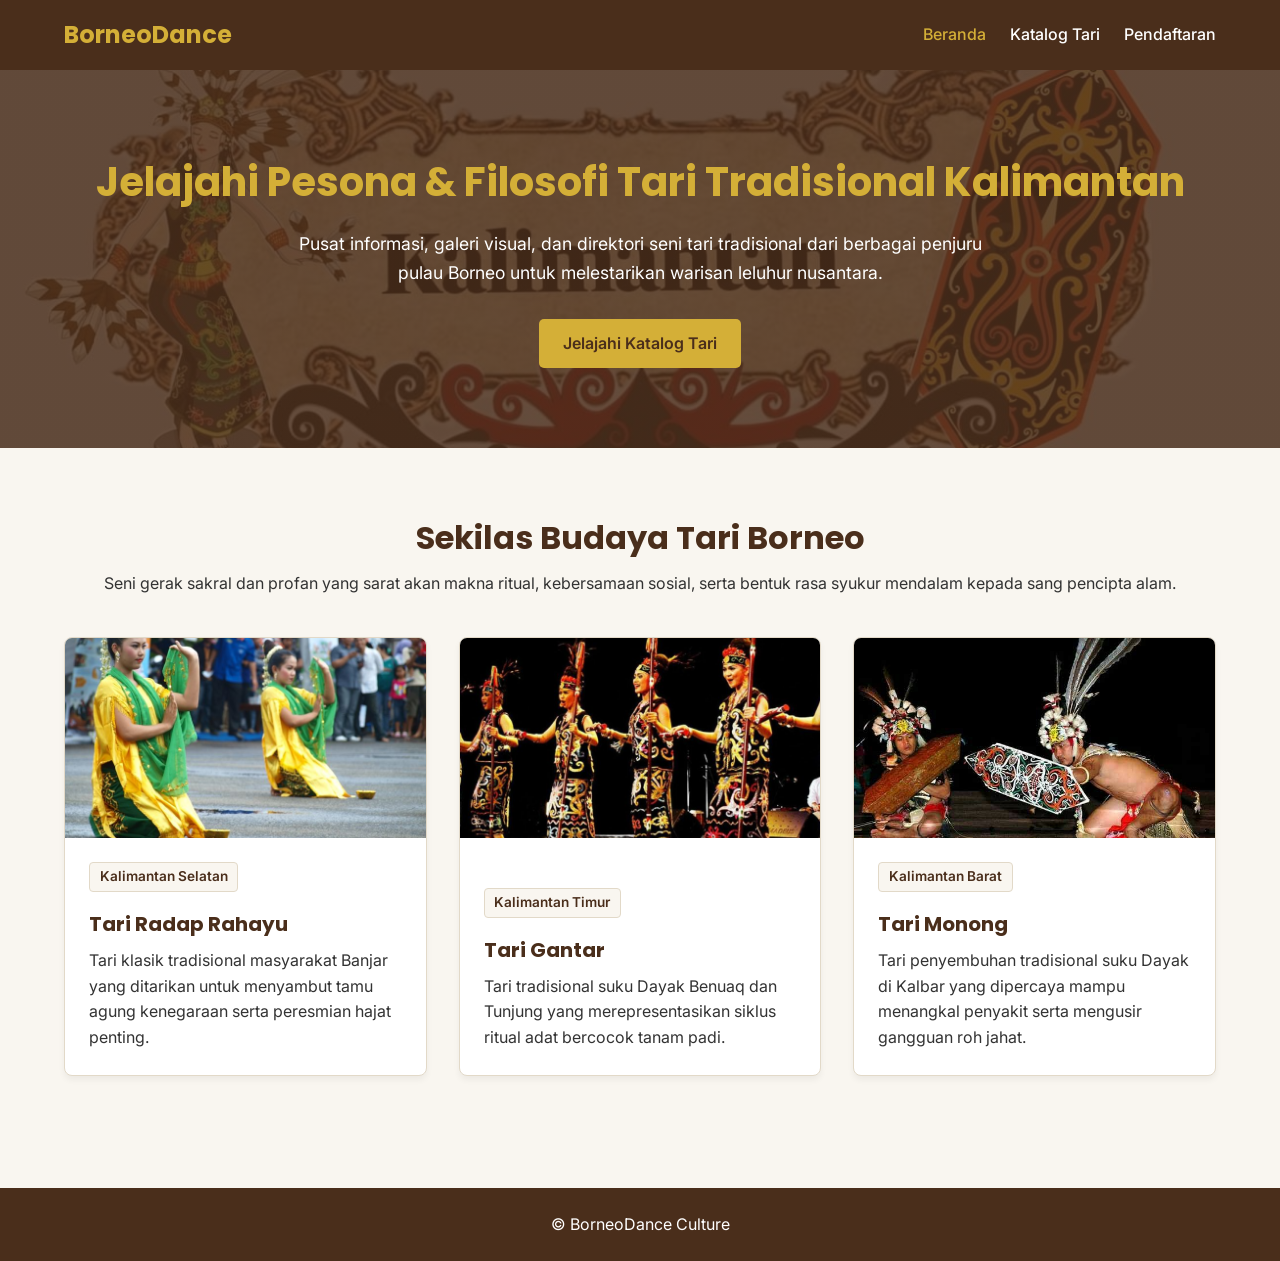
<file: index.html>
<!DOCTYPE html>
<html lang="id">
<head>
    <meta charset="UTF-8">
    <meta name="viewport" content="width=device-width, initial-scale=1.0">
    <title>Beranda - BorneoDance Culture</title>
    <link rel="stylesheet" href="style.css">
    <link href="https://fonts.googleapis.com/css2?family=Inter:wght@400;500;600&family=Poppins:wght@600;700&display=swap" rel="stylesheet">
</head>
<body>
    <header>
        <div class="container navbar">
            <h1 class="logo">BorneoDance</h1>
            <nav>
                <ul>
                    <li><a href="index.html" class="active">Beranda</a></li>
                    <li><a href="katalog.html">Katalog Tari</a></li>
                    <li><a href="pendaftaran.html">Pendaftaran</a></li>
                </ul>
            </nav>
        </div>
    </header>

    <main>
        <section class="hero">
            <div class="container hero-content">
                <h2>Jelajahi Pesona & Filosofi Tari Tradisional Kalimantan</h2>
                <p>Pusat informasi, galeri visual, dan direktori seni tari tradisional dari berbagai penjuru pulau Borneo untuk melestarikan warisan leluhur nusantara.</p>
                <a href="katalog.html" class="btn-primary">Jelajahi Katalog Tari</a>
            </div>
        </section>

        <section class="container catalog-section">
            <div class="section-title">
                <h3>Sekilas Budaya Tari Borneo</h3>
                <p>Seni gerak sakral dan profan yang sarat akan makna ritual, kebersamaan sosial, serta bentuk rasa syukur mendalam kepada sang pencipta alam.</p>
            </div>
            <div class="dance-grid">
                <div class="dance-card">
                    <img src="Radap_Rahayu.jpg" alt="Tari Radap Rahayu" class="dance-img">
                    <div class="dance-info">
                        <span class="region-tag">Kalimantan Selatan</span>
                        <h4>Tari Radap Rahayu</h4>
                        <p>Tari klasik tradisional masyarakat Banjar yang ditarikan untuk menyambut tamu agung kenegaraan serta peresmian hajat penting.</p>
                    </div>
                </div>
                <div class="dance-card">
                    <img src="gantar.jpg" alt="Tari Gantar" class="dance-img">
                    <div class="dance-info">
                        <span class="region-tag">Kalimantan Timur</span>
                        <h4>Tari Gantar</h4>
                        <p>Tari tradisional suku Dayak Benuaq dan Tunjung yang merepresentasikan siklus ritual adat bercocok tanam padi.</p>
                    </div>
                </div>
                <div class="dance-card">
                    <img src="monong.jpg" alt="Tari Monong" class="dance-img">
                    <div class="dance-info">
                        <span class="region-tag">Kalimantan Barat</span>
                        <h4>Tari Monong</h4>
                        <p>Tari penyembuhan tradisional suku Dayak di Kalbar yang dipercaya mampu menangkal penyakit serta mengusir gangguan roh jahat.</p>
                    </div>
                </div>
            </div>
        </section>
    </main>

    <footer>
        <div class="container footer-content">
            <p>&copy; BorneoDance Culture</p>
        </div>
    </footer>
</body>
</html>
</file>
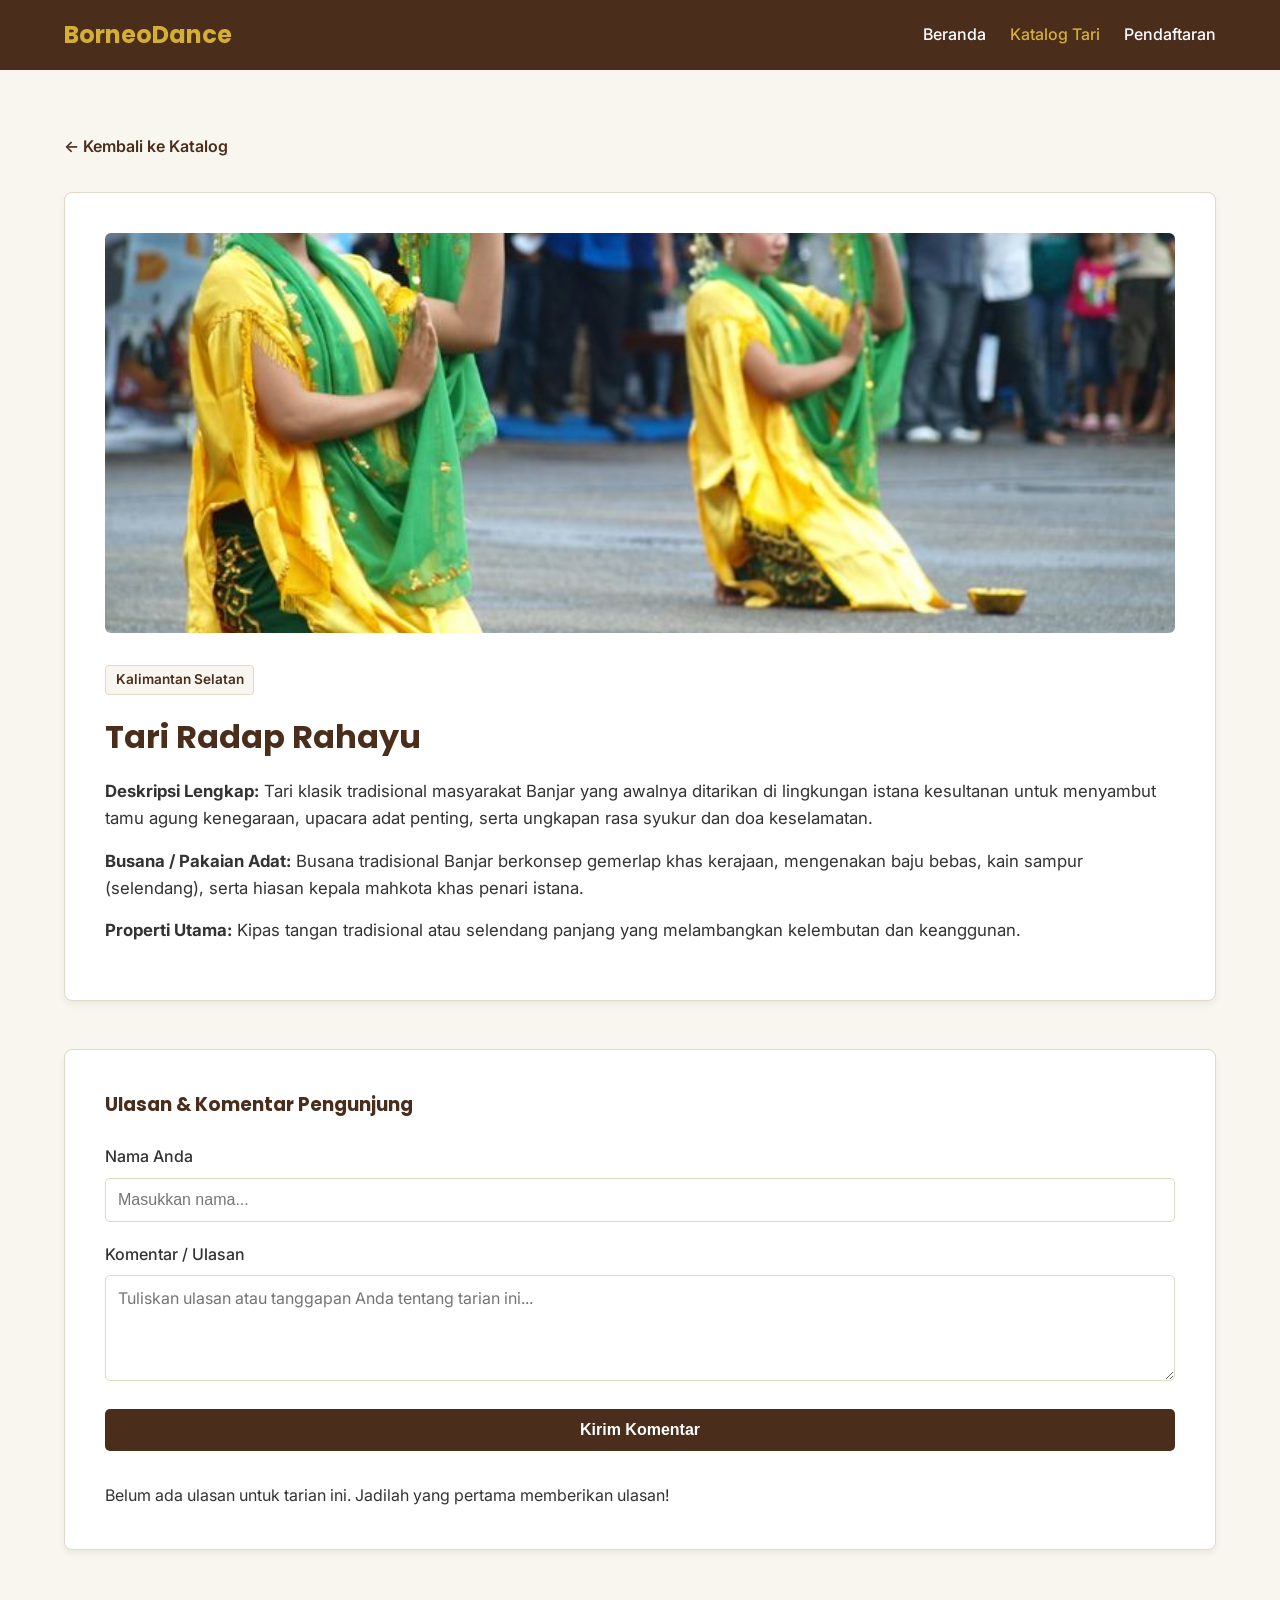
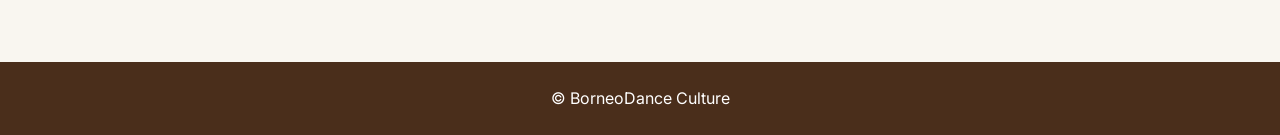
<file: detail.html>
<!DOCTYPE html>
<html lang="id">
<head>
    <meta charset="UTF-8">
    <meta name="viewport" content="width=device-width, initial-scale=1.0">
    <title>Detail Tarian - BorneoDance Culture</title>
    <link rel="stylesheet" href="style.css">
    <link href="https://fonts.googleapis.com/css2?family=Inter:wght@400;500;600&family=Poppins:wght@600;700&display=swap" rel="stylesheet">
</head>
<body>
    <header>
        <div class="container navbar">
            <h1 class="logo">BorneoDance</h1>
            <nav>
                <ul>
                    <li><a href="index.html">Beranda</a></li>
                    <li><a href="katalog.html" class="active">Katalog Tari</a></li>
                    <li><a href="pendaftaran.html">Pendaftaran</a></li>
                </ul>
            </nav>
        </div>
    </header>

    <main>
        <section class="container detail-section">
            <a href="katalog.html" class="btn-back">&larr; Kembali ke Katalog</a>
            
            <div id="detailContainer" class="detail-container"></div>

            <div class="reviews-section">
                <h3>Ulasan & Komentar Pengunjung</h3>
                <form id="reviewForm" class="review-form">
                    <div class="form-group">
                        <label for="reviewerName">Nama Anda</label>
                        <input type="text" id="reviewerName" placeholder="Masukkan nama..." required>
                    </div>
                    <div class="form-group">
                        <label for="reviewerComment">Komentar / Ulasan</label>
                        <textarea id="reviewerComment" rows="4" placeholder="Tuliskan ulasan atau tanggapan Anda tentang tarian ini..." required></textarea>
                    </div>
                    <button type="submit" class="btn-submit">Kirim Komentar</button>
                </form>

                <div id="reviewsList" class="reviews-list"></div>
            </div>
        </section>
    </main>

    <footer>
        <div class="container footer-content">
            <p>&copy; BorneoDance Culture</p>
        </div>
    </footer>

    <script src="script.js"></script>
</body>
</html>
</file>
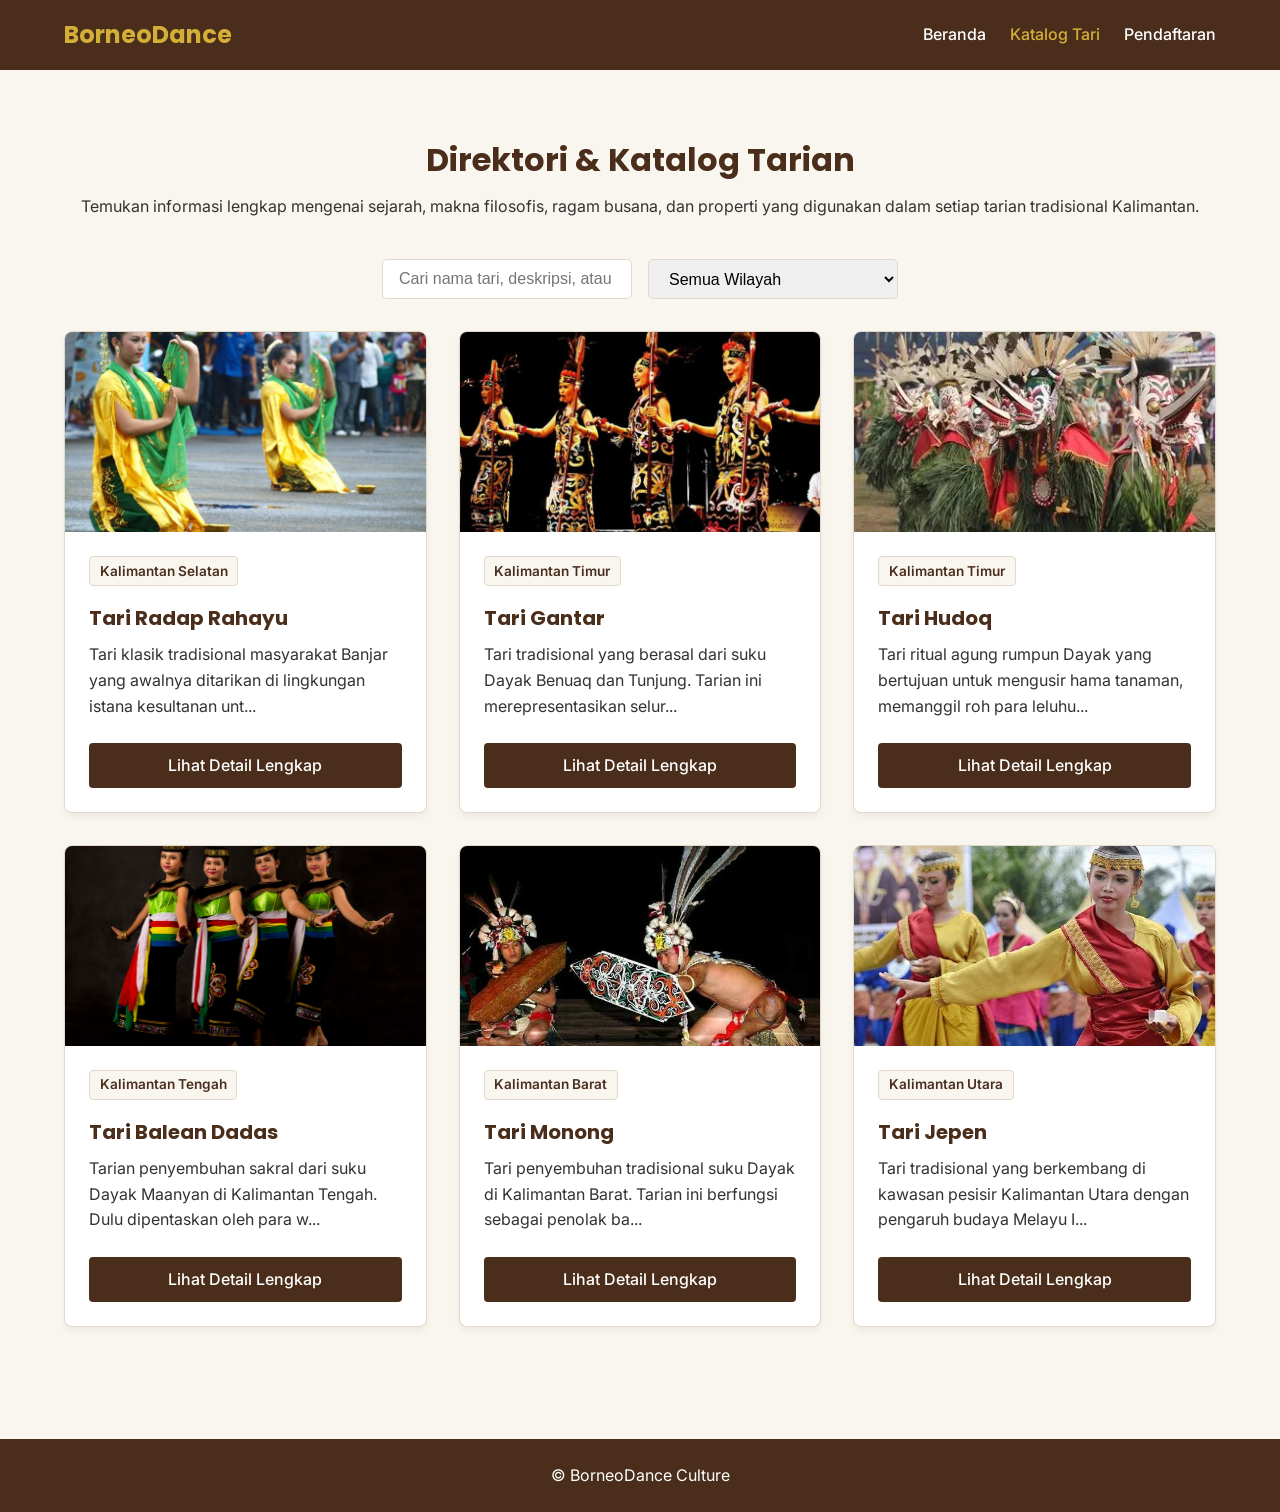
<file: katalog.html>
<!DOCTYPE html>
<html lang="id">
<head>
    <meta charset="UTF-8">
    <meta name="viewport" content="width=device-width, initial-scale=1.0">
    <title>Katalog Tari - BorneoDance Culture</title>
    <link rel="stylesheet" href="style.css">
    <link href="https://fonts.googleapis.com/css2?family=Inter:wght@400;500;600&family=Poppins:wght@600;700&display=swap" rel="stylesheet">
</head>
<body>
    <header>
        <div class="container navbar">
            <h1 class="logo">BorneoDance</h1>
            <nav>
                <ul>
                    <li><a href="index.html">Beranda</a></li>
                    <li><a href="katalog.html" class="active">Katalog Tari</a></li>
                    <li><a href="pendaftaran.html">Pendaftaran</a></li>
                </ul>
            </nav>
        </div>
    </header>

    <main>
        <section class="container catalog-section">
            <div class="section-title">
                <h3>Direktori & Katalog Tarian</h3>
                <p>Temukan informasi lengkap mengenai sejarah, makna filosofis, ragam busana, dan properti yang digunakan dalam setiap tarian tradisional Kalimantan.</p>
            </div>

            <div class="filter-container">
                <input type="text" id="searchInput" placeholder="Cari nama tari, deskripsi, atau atribut...">
                <select id="regionFilter">
                    <option value="all">Semua Wilayah</option>
                    <option value="Kalimantan Selatan">Kalimantan Selatan</option>
                    <option value="Kalimantan Timur">Kalimantan Timur</option>
                    <option value="Kalimantan Tengah">Kalimantan Tengah</option>
                    <option value="Kalimantan Barat">Kalimantan Barat</option>
                    <option value="Kalimantan Utara">Kalimantan Utara</option>
                </select>
            </div>

            <div id="danceGrid" class="dance-grid"></div>
        </section>
    </main>

    <footer>
        <div class="container footer-content">
            <p>&copy; BorneoDance Culture</p>
        </div>
    </footer>

    <script src="script.js"></script>
</body>
</html>
</file>
<file: style.css>
:root {
    --primary-color: #4A2E1B;
    --accent-color: #D4AF37;
    --bg-color: #F9F6F0;
    --card-bg: #FFFFFF;
    --text-color: #333333;
    --border-color: #E2D9C8;
}

* {
    margin: 0;
    padding: 0;
    box-sizing: border-box;
}

body {
    font-family: 'Inter', sans-serif;
    background-color: var(--bg-color);
    color: var(--text-color);
    line-height: 1.6;
}

h1, h2, h3, h4 {
    font-family: 'Poppins', sans-serif;
}

.container {
    width: 90%;
    max-width: 1200px;
    margin: 0 auto;
}

header {
    background-color: var(--primary-color);
    color: #FFFFFF;
    padding: 1rem 0;
    position: sticky;
    top: 0;
    z-index: 100;
}

.navbar {
    display: flex;
    justify-content: space-between;
    align-items: center;
}

.logo {
    color: var(--accent-color);
    font-size: 1.5rem;
}

nav ul {
    display: flex;
    list-style: none;
    gap: 1.5rem;
}

nav a {
    color: #FFFFFF;
    text-decoration: none;
    font-weight: 500;
    transition: color 0.3s;
}

nav a:hover, nav a.active {
    color: var(--accent-color);
}

.hero {
    background: linear-gradient(rgba(74, 46, 27, 0.85), rgba(74, 46, 27, 0.85)), url('beranda.jpeg') no-repeat center center/cover;
    color: #FFFFFF;
    padding: 5rem 0;
    text-align: center;
}

.hero-content h2 {
    font-size: 2.5rem;
    margin-bottom: 1rem;
    color: var(--accent-color);
}

.hero-content p {
    font-size: 1.1rem;
    margin-bottom: 2rem;
    max-width: 700px;
    margin-left: auto;
    margin-right: auto;
}

.btn-primary {
    background-color: var(--accent-color);
    color: var(--primary-color);
    padding: 0.75rem 1.5rem;
    border-radius: 5px;
    text-decoration: none;
    font-weight: 600;
    display: inline-block;
    transition: opacity 0.3s;
}

.btn-primary:hover {
    opacity: 0.9;
}

.catalog-section, .form-section, .detail-section {
    padding: 4rem 0;
}

.section-title {
    text-align: center;
    margin-bottom: 2.5rem;
}

.section-title h3 {
    font-size: 2rem;
    color: var(--primary-color);
    margin-bottom: 0.5rem;
}

.filter-container {
    display: flex;
    gap: 1rem;
    margin-bottom: 2rem;
    justify-content: center;
    flex-wrap: wrap;
}

.filter-container input, .filter-container select {
    padding: 0.6rem 1rem;
    border: 1px solid var(--border-color);
    border-radius: 5px;
    font-size: 1rem;
    min-width: 250px;
    outline: none;
}

.dance-grid {
    display: grid;
    grid-template-columns: repeat(auto-fit, minmax(320px, 1fr));
    gap: 2rem;
}

.dance-card {
    background-color: var(--card-bg);
    border: 1px solid var(--border-color);
    border-radius: 8px;
    overflow: hidden;
    box-shadow: 0 4px 6px rgba(0,0,0,0.05);
    display: flex;
    flex-direction: column;
    justify-content: space-between;
}

.dance-img {
    width: 100%;
    height: 200px;
    object-fit: cover;
}

.dance-info {
    padding: 1.5rem;
}

.dance-info h4 {
    color: var(--primary-color);
    margin-bottom: 0.5rem;
    font-size: 1.25rem;
}

.region-tag {
    display: inline-block;
    background-color: var(--bg-color);
    color: var(--primary-color);
    padding: 0.2rem 0.6rem;
    border-radius: 4px;
    font-size: 0.85rem;
    margin-bottom: 1rem;
    font-weight: 600;
    border: 1px solid var(--border-color);
}

.btn-detail {
    background-color: var(--primary-color);
    color: #FFFFFF;
    border: none;
    padding: 0.6rem 1rem;
    border-radius: 4px;
    cursor: pointer;
    width: 100%;
    font-weight: 500;
    transition: background 0.3s;
    text-align: center;
    text-decoration: none;
    display: block;
}

.btn-detail:hover {
    background-color: #382113;
}

.btn-back {
    display: inline-block;
    margin-bottom: 2rem;
    color: var(--primary-color);
    text-decoration: none;
    font-weight: 600;
}

.detail-container {
    background-color: var(--card-bg);
    padding: 2.5rem;
    border-radius: 8px;
    border: 1px solid var(--border-color);
    box-shadow: 0 4px 6px rgba(0,0,0,0.05);
    margin-bottom: 3rem;
}

.detail-img {
    width: 100%;
    max-height: 400px;
    object-fit: cover;
    border-radius: 6px;
    margin-bottom: 1.5rem;
}

.detail-container h2 {
    color: var(--primary-color);
    margin-bottom: 1rem;
    font-size: 2rem;
}

.detail-container p {
    margin-bottom: 1rem;
    font-size: 1.05rem;
}

.reviews-section {
    background-color: var(--card-bg);
    padding: 2.5rem;
    border-radius: 8px;
    border: 1px solid var(--border-color);
    box-shadow: 0 4px 6px rgba(0,0,0,0.05);
}

.reviews-section h3 {
    color: var(--primary-color);
    margin-bottom: 1.5rem;
}

.review-form {
    margin-bottom: 2rem;
}

.review-form textarea {
    width: 100%;
    padding: 0.75rem;
    border: 1px solid var(--border-color);
    border-radius: 5px;
    font-size: 1rem;
    font-family: inherit;
    resize: vertical;
}

.review-item {
    padding: 1rem;
    border-bottom: 1px solid var(--border-color);
    margin-bottom: 1rem;
    display: flex;
    justify-content: space-between;
    align-items: flex-start;
}

.review-content h4 {
    color: var(--primary-color);
    font-size: 1rem;
    margin-bottom: 0.25rem;
}

.review-content p {
    font-size: 0.95rem;
    color: var(--text-color);
}

.btn-delete {
    background-color: #8B0000;
    color: #FFFFFF;
    border: none;
    padding: 0.3rem 0.6rem;
    border-radius: 4px;
    cursor: pointer;
    font-size: 0.8rem;
    font-weight: 500;
    transition: opacity 0.3s;
}

.btn-delete:hover {
    opacity: 0.85;
}

.workshop-form {
    background-color: var(--card-bg);
    max-width: 600px;
    margin: 0 auto;
    padding: 2rem;
    border-radius: 8px;
    border: 1px solid var(--border-color);
    box-shadow: 0 4px 6px rgba(0,0,0,0.05);
}

.form-group {
    margin-bottom: 1.25rem;
}

.form-group label {
    display: block;
    margin-bottom: 0.5rem;
    font-weight: 500;
}

.form-group input, .form-group select {
    width: 100%;
    padding: 0.75rem;
    border: 1px solid var(--border-color);
    border-radius: 5px;
    font-size: 1rem;
}

.btn-submit {
    background-color: var(--primary-color);
    color: #FFFFFF;
    border: none;
    padding: 0.75rem;
    width: 100%;
    border-radius: 5px;
    font-size: 1rem;
    font-weight: 600;
    cursor: pointer;
    transition: opacity 0.3s;
}

.btn-submit:hover {
    opacity: 0.9;
}

footer {
    background-color: var(--primary-color);
    color: #FFFFFF;
    text-align: center;
    padding: 1.5rem 0;
    margin-top: 3rem;
}

@media (max-width: 768px) {
    .navbar {
        flex-direction: column;
        gap: 1rem;
    }
    nav ul {
        gap: 1rem;
    }
    .hero-content h2 {
        font-size: 2rem;
    }
}
</file>
